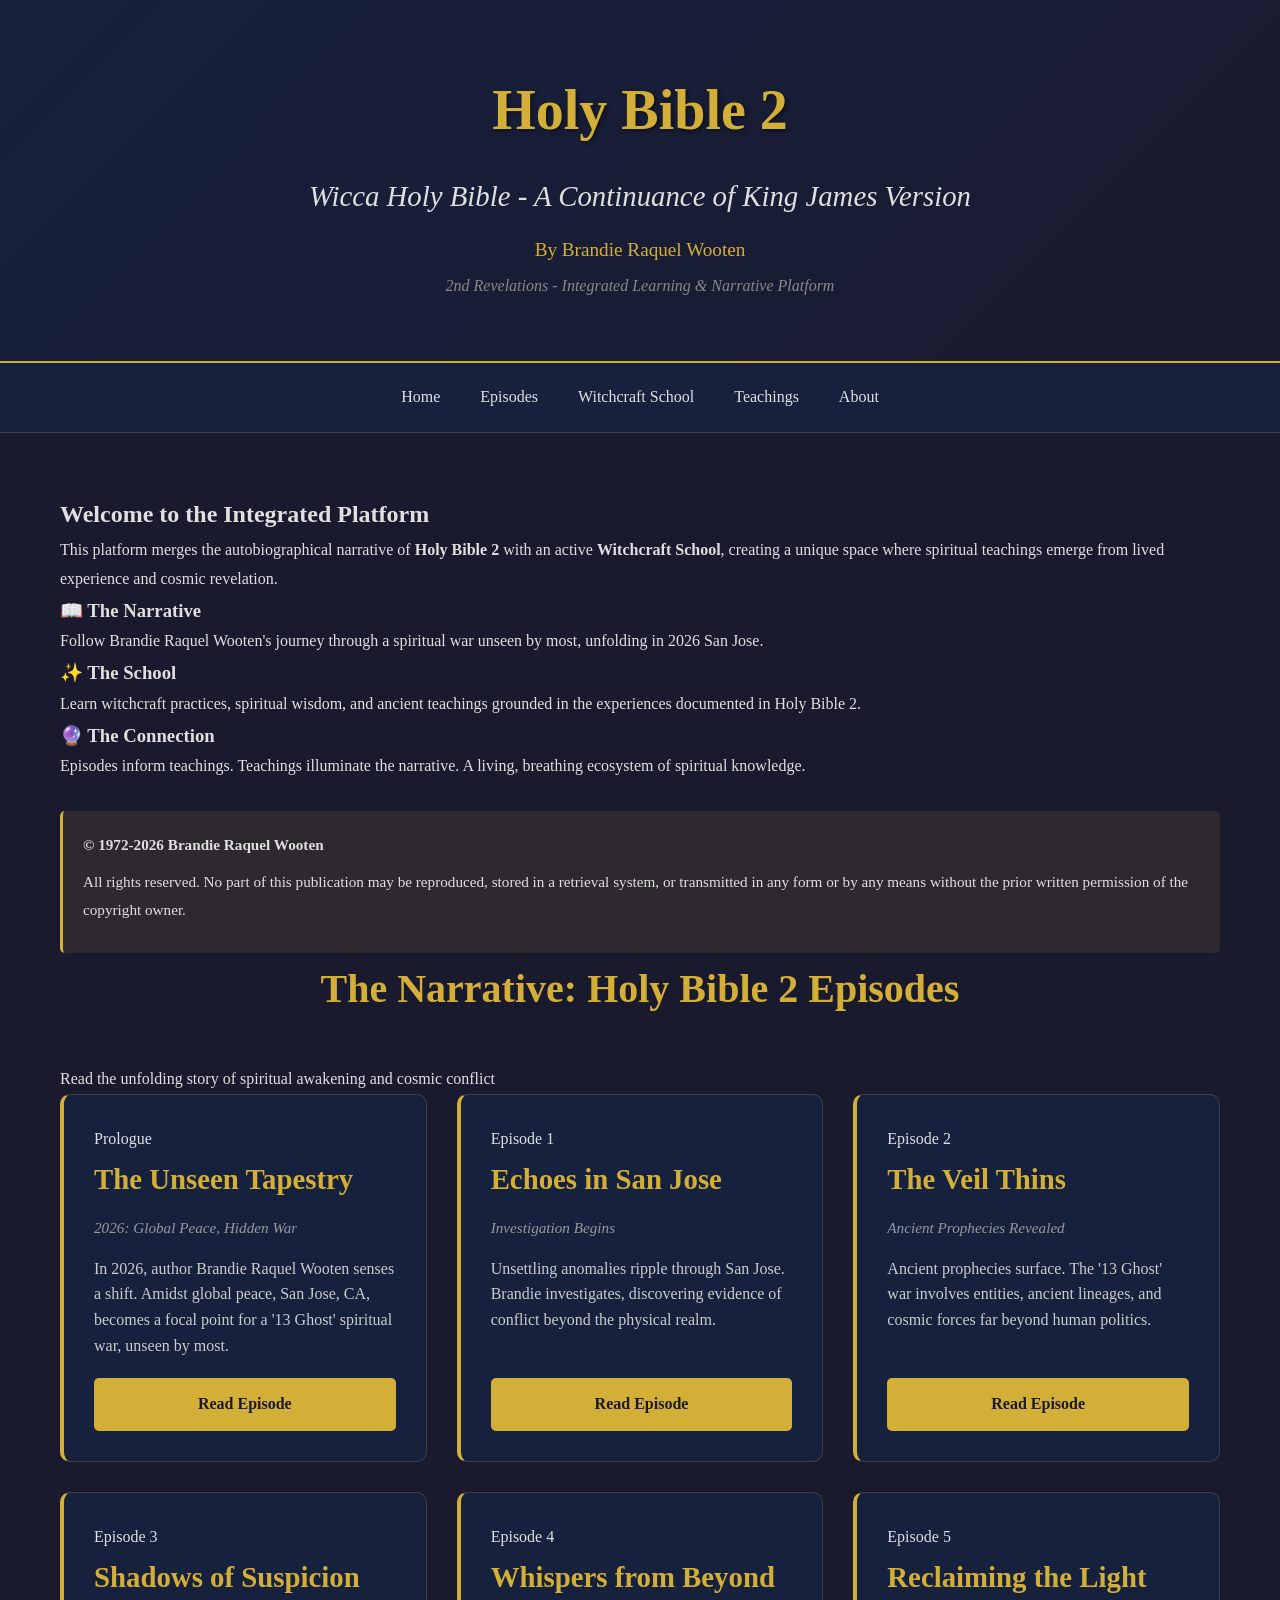
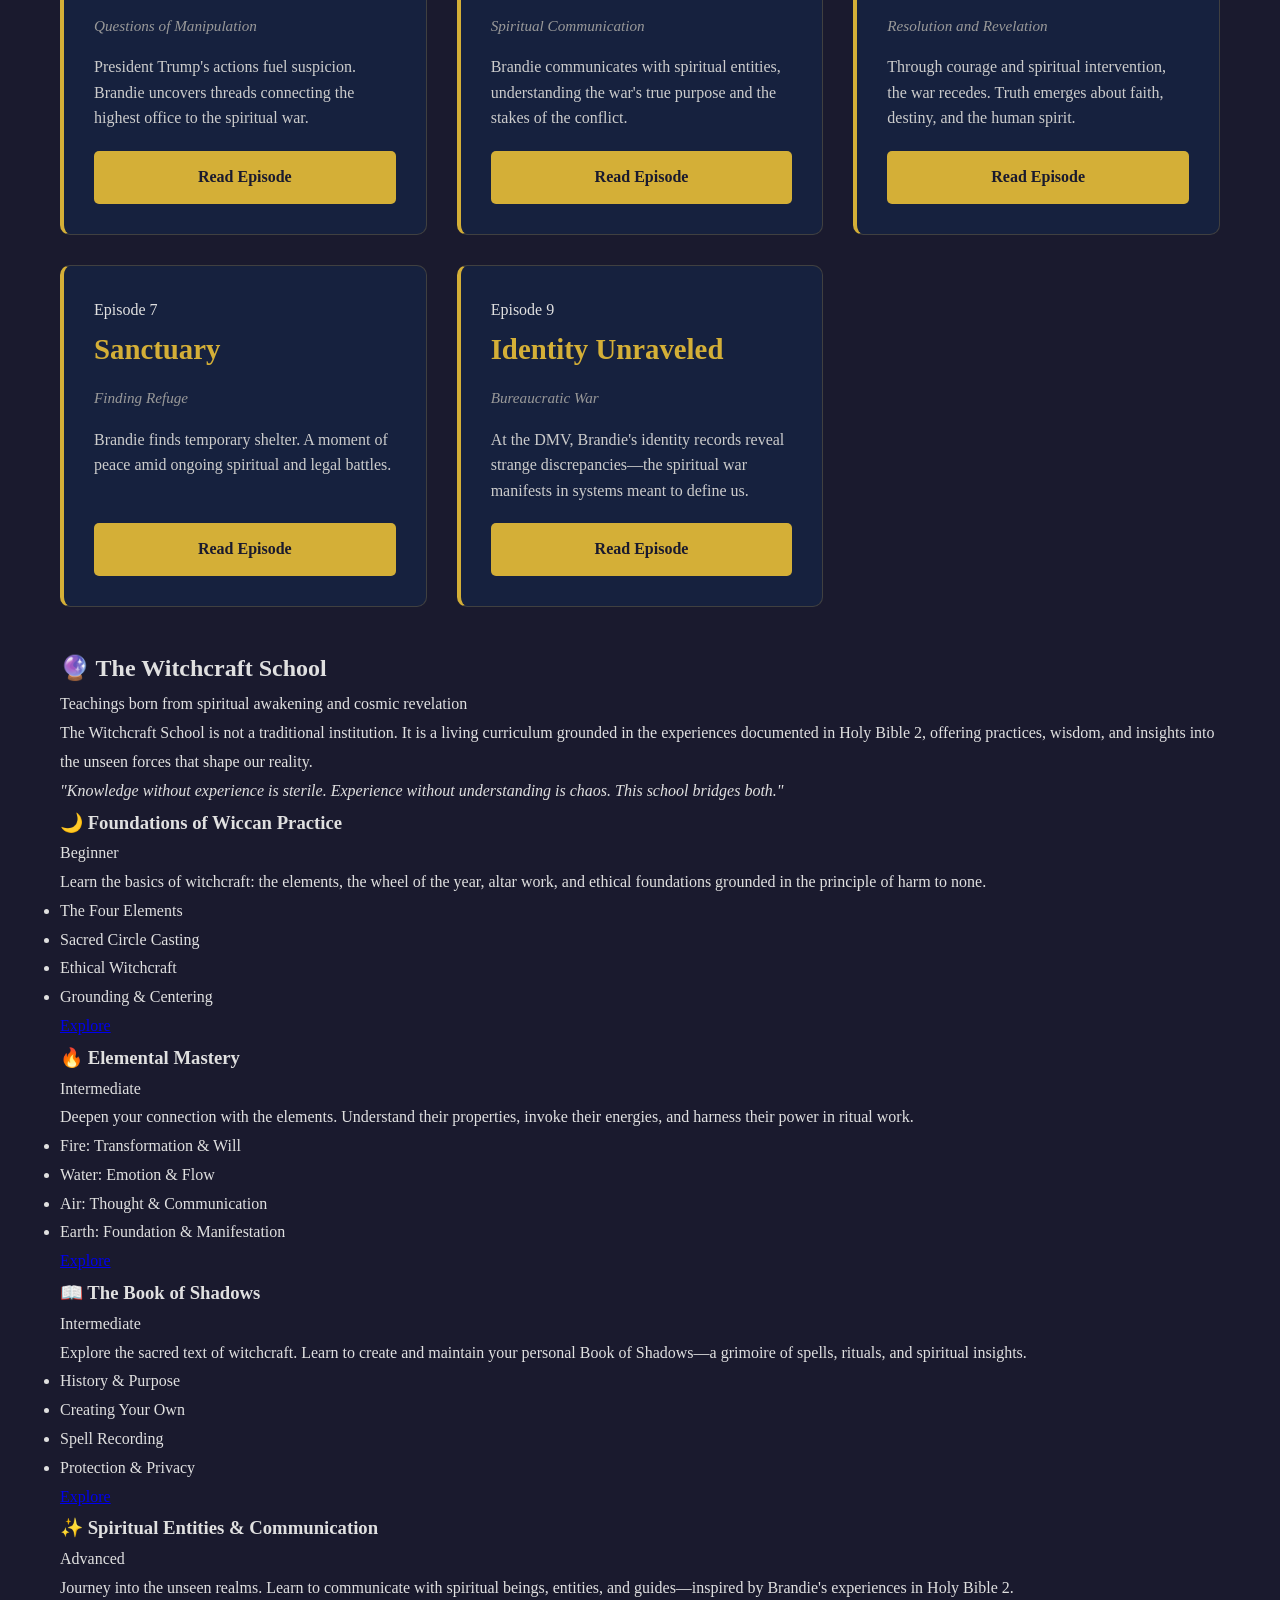
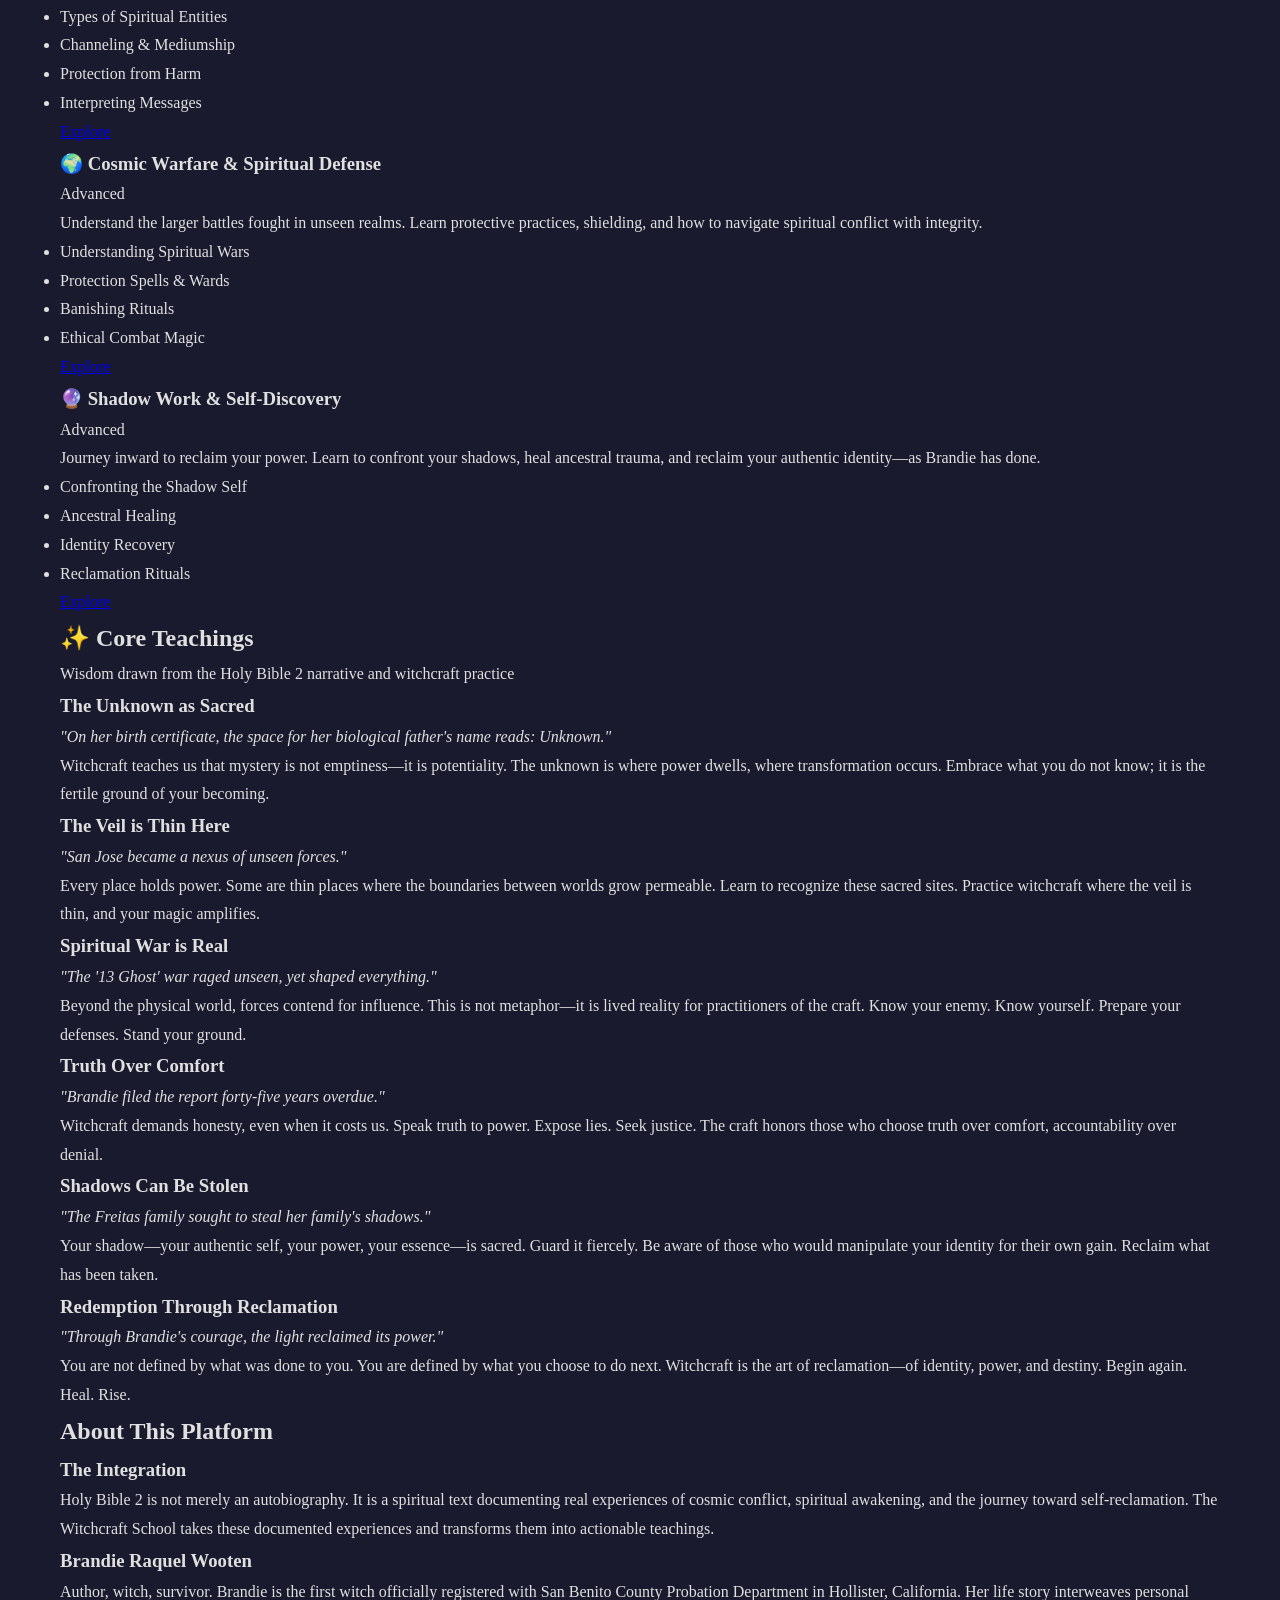
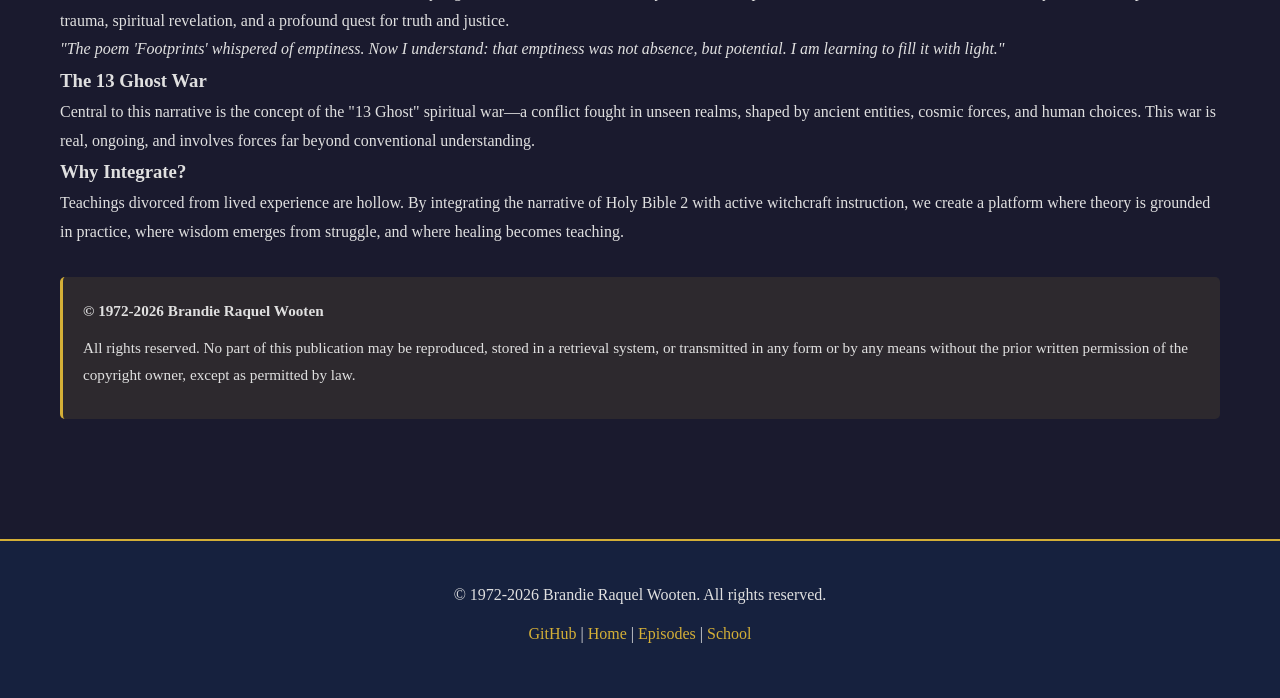
<file: index.html>
<!DOCTYPE html>
<html lang="en">
<head>
    <meta charset="UTF-8">
    <meta name="viewport" content="width=device-width, initial-scale=1.0">
    <title>Holy Bible 2: Wicca Holy Bible - Integrated Platform</title>
    <link rel="stylesheet" href="styles.css">
</head>
<body>
    <header>
        <div class="container">
            <h1>Holy Bible 2</h1>
            <p class="subtitle">Wicca Holy Bible - A Continuance of King James Version</p>
            <p class="author">By Brandie Raquel Wooten</p>
            <p class="tagline">2nd Revelations - Integrated Learning & Narrative Platform</p>
        </div>
    </header>

    <nav class="navbar">
        <div class="container">
            <ul>
                <li><a href="#home" class="nav-link active">Home</a></li>
                <li><a href="#episodes" class="nav-link">Episodes</a></li>
                <li><a href="#school" class="nav-link">Witchcraft School</a></li>
                <li><a href="#teachings" class="nav-link">Teachings</a></li>
                <li><a href="#about" class="nav-link">About</a></li>
            </ul>
        </div>
    </nav>

    <main>
        <div class="container">
            <!-- HOME SECTION -->
            <section id="home" class="intro-section">
                <h2>Welcome to the Integrated Platform</h2>
                <p>This platform merges the autobiographical narrative of <strong>Holy Bible 2</strong> with an active <strong>Witchcraft School</strong>, creating a unique space where spiritual teachings emerge from lived experience and cosmic revelation.</p>
                
                <div class="platform-overview">
                    <div class="overview-card">
                        <h3>📖 The Narrative</h3>
                        <p>Follow Brandie Raquel Wooten's journey through a spiritual war unseen by most, unfolding in 2026 San Jose.</p>
                    </div>
                    <div class="overview-card">
                        <h3>✨ The School</h3>
                        <p>Learn witchcraft practices, spiritual wisdom, and ancient teachings grounded in the experiences documented in Holy Bible 2.</p>
                    </div>
                    <div class="overview-card">
                        <h3>🔮 The Connection</h3>
                        <p>Episodes inform teachings. Teachings illuminate the narrative. A living, breathing ecosystem of spiritual knowledge.</p>
                    </div>
                </div>

                <div class="copyright-notice">
                    <p><strong>© 1972-2026 Brandie Raquel Wooten</strong></p>
                    <p>All rights reserved. No part of this publication may be reproduced, stored in a retrieval system, or transmitted in any form or by any means without the prior written permission of the copyright owner.</p>
                </div>
            </section>

            <!-- EPISODES SECTION -->
            <section id="episodes" class="episodes-section">
                <h2>The Narrative: Holy Bible 2 Episodes</h2>
                <p class="section-desc">Read the unfolding story of spiritual awakening and cosmic conflict</p>
                
                <div class="episodes-grid">
                    <article class="episode-card">
                        <span class="episode-number">Prologue</span>
                        <h3>The Unseen Tapestry</h3>
                        <p class="episode-meta">2026: Global Peace, Hidden War</p>
                        <p class="summary">In 2026, author Brandie Raquel Wooten senses a shift. Amidst global peace, San Jose, CA, becomes a focal point for a '13 Ghost' spiritual war, unseen by most.</p>
                        <a href="episodes/prologue.html" class="read-btn">Read Episode</a>
                    </article>

                    <article class="episode-card">
                        <span class="episode-number">Episode 1</span>
                        <h3>Echoes in San Jose</h3>
                        <p class="episode-meta">Investigation Begins</p>
                        <p class="summary">Unsettling anomalies ripple through San Jose. Brandie investigates, discovering evidence of conflict beyond the physical realm.</p>
                        <a href="episodes/episode-1.html" class="read-btn">Read Episode</a>
                    </article>

                    <article class="episode-card">
                        <span class="episode-number">Episode 2</span>
                        <h3>The Veil Thins</h3>
                        <p class="episode-meta">Ancient Prophecies Revealed</p>
                        <p class="summary">Ancient prophecies surface. The '13 Ghost' war involves entities, ancient lineages, and cosmic forces far beyond human politics.</p>
                        <a href="episodes/episode-2.html" class="read-btn">Read Episode</a>
                    </article>

                    <article class="episode-card">
                        <span class="episode-number">Episode 3</span>
                        <h3>Shadows of Suspicion</h3>
                        <p class="episode-meta">Questions of Manipulation</p>
                        <p class="summary">President Trump's actions fuel suspicion. Brandie uncovers threads connecting the highest office to the spiritual war.</p>
                        <a href="episodes/episode-3.html" class="read-btn">Read Episode</a>
                    </article>

                    <article class="episode-card">
                        <span class="episode-number">Episode 4</span>
                        <h3>Whispers from Beyond</h3>
                        <p class="episode-meta">Spiritual Communication</p>
                        <p class="summary">Brandie communicates with spiritual entities, understanding the war's true purpose and the stakes of the conflict.</p>
                        <a href="episodes/episode-4.html" class="read-btn">Read Episode</a>
                    </article>

                    <article class="episode-card">
                        <span class="episode-number">Episode 5</span>
                        <h3>Reclaiming the Light</h3>
                        <p class="episode-meta">Resolution and Revelation</p>
                        <p class="summary">Through courage and spiritual intervention, the war recedes. Truth emerges about faith, destiny, and the human spirit.</p>
                        <a href="episodes/episode-5.html" class="read-btn">Read Episode</a>
                    </article>

                    <article class="episode-card">
                        <span class="episode-number">Episode 7</span>
                        <h3>Sanctuary</h3>
                        <p class="episode-meta">Finding Refuge</p>
                        <p class="summary">Brandie finds temporary shelter. A moment of peace amid ongoing spiritual and legal battles.</p>
                        <a href="episodes/episode-7.html" class="read-btn">Read Episode</a>
                    </article>

                    <article class="episode-card">
                        <span class="episode-number">Episode 9</span>
                        <h3>Identity Unraveled</h3>
                        <p class="episode-meta">Bureaucratic War</p>
                        <p class="summary">At the DMV, Brandie's identity records reveal strange discrepancies—the spiritual war manifests in systems meant to define us.</p>
                        <a href="episodes/episode-9.html" class="read-btn">Read Episode</a>
                    </article>
                </div>
            </section>

            <!-- WITCHCRAFT SCHOOL SECTION -->
            <section id="school" class="school-section">
                <h2>🔮 The Witchcraft School</h2>
                <p class="section-desc">Teachings born from spiritual awakening and cosmic revelation</p>
                
                <div class="school-intro">
                    <p>The Witchcraft School is not a traditional institution. It is a living curriculum grounded in the experiences documented in Holy Bible 2, offering practices, wisdom, and insights into the unseen forces that shape our reality.</p>
                    <p><em>"Knowledge without experience is sterile. Experience without understanding is chaos. This school bridges both."</em></p>
                </div>

                <div class="courses-grid">
                    <div class="course-card">
                        <h3>🌙 Foundations of Wiccan Practice</h3>
                        <p class="course-level">Beginner</p>
                        <p class="course-desc">Learn the basics of witchcraft: the elements, the wheel of the year, altar work, and ethical foundations grounded in the principle of harm to none.</p>
                        <ul class="course-topics">
                            <li>The Four Elements</li>
                            <li>Sacred Circle Casting</li>
                            <li>Ethical Witchcraft</li>
                            <li>Grounding & Centering</li>
                        </ul>
                        <a href="#" class="enroll-btn">Explore</a>
                    </div>

                    <div class="course-card">
                        <h3>🔥 Elemental Mastery</h3>
                        <p class="course-level">Intermediate</p>
                        <p class="course-desc">Deepen your connection with the elements. Understand their properties, invoke their energies, and harness their power in ritual work.</p>
                        <ul class="course-topics">
                            <li>Fire: Transformation & Will</li>
                            <li>Water: Emotion & Flow</li>
                            <li>Air: Thought & Communication</li>
                            <li>Earth: Foundation & Manifestation</li>
                        </ul>
                        <a href="#" class="enroll-btn">Explore</a>
                    </div>

                    <div class="course-card">
                        <h3>📖 The Book of Shadows</h3>
                        <p class="course-level">Intermediate</p>
                        <p class="course-desc">Explore the sacred text of witchcraft. Learn to create and maintain your personal Book of Shadows—a grimoire of spells, rituals, and spiritual insights.</p>
                        <ul class="course-topics">
                            <li>History & Purpose</li>
                            <li>Creating Your Own</li>
                            <li>Spell Recording</li>
                            <li>Protection & Privacy</li>
                        </ul>
                        <a href="#" class="enroll-btn">Explore</a>
                    </div>

                    <div class="course-card">
                        <h3>✨ Spiritual Entities & Communication</h3>
                        <p class="course-level">Advanced</p>
                        <p class="course-desc">Journey into the unseen realms. Learn to communicate with spiritual beings, entities, and guides—inspired by Brandie's experiences in Holy Bible 2.</p>
                        <ul class="course-topics">
                            <li>Types of Spiritual Entities</li>
                            <li>Channeling & Mediumship</li>
                            <li>Protection from Harm</li>
                            <li>Interpreting Messages</li>
                        </ul>
                        <a href="#" class="enroll-btn">Explore</a>
                    </div>

                    <div class="course-card">
                        <h3>🌍 Cosmic Warfare & Spiritual Defense</h3>
                        <p class="course-level">Advanced</p>
                        <p class="course-desc">Understand the larger battles fought in unseen realms. Learn protective practices, shielding, and how to navigate spiritual conflict with integrity.</p>
                        <ul class="course-topics">
                            <li>Understanding Spiritual Wars</li>
                            <li>Protection Spells & Wards</li>
                            <li>Banishing Rituals</li>
                            <li>Ethical Combat Magic</li>
                        </ul>
                        <a href="#" class="enroll-btn">Explore</a>
                    </div>

                    <div class="course-card">
                        <h3>🔮 Shadow Work & Self-Discovery</h3>
                        <p class="course-level">Advanced</p>
                        <p class="course-desc">Journey inward to reclaim your power. Learn to confront your shadows, heal ancestral trauma, and reclaim your authentic identity—as Brandie has done.</p>
                        <ul class="course-topics">
                            <li>Confronting the Shadow Self</li>
                            <li>Ancestral Healing</li>
                            <li>Identity Recovery</li>
                            <li>Reclamation Rituals</li>
                        </ul>
                        <a href="#" class="enroll-btn">Explore</a>
                    </div>
                </div>
            </section>

            <!-- TEACHINGS SECTION -->
            <section id="teachings" class="teachings-section">
                <h2>✨ Core Teachings</h2>
                <p class="section-desc">Wisdom drawn from the Holy Bible 2 narrative and witchcraft practice</p>

                <div class="teachings-grid">
                    <div class="teaching-card">
                        <h3>The Unknown as Sacred</h3>
                        <p><em>"On her birth certificate, the space for her biological father's name reads: Unknown."</em></p>
                        <p>Witchcraft teaches us that mystery is not emptiness—it is potentiality. The unknown is where power dwells, where transformation occurs. Embrace what you do not know; it is the fertile ground of your becoming.</p>
                    </div>

                    <div class="teaching-card">
                        <h3>The Veil is Thin Here</h3>
                        <p><em>"San Jose became a nexus of unseen forces."</em></p>
                        <p>Every place holds power. Some are thin places where the boundaries between worlds grow permeable. Learn to recognize these sacred sites. Practice witchcraft where the veil is thin, and your magic amplifies.</p>
                    </div>

                    <div class="teaching-card">
                        <h3>Spiritual War is Real</h3>
                        <p><em>"The '13 Ghost' war raged unseen, yet shaped everything."</em></p>
                        <p>Beyond the physical world, forces contend for influence. This is not metaphor—it is lived reality for practitioners of the craft. Know your enemy. Know yourself. Prepare your defenses. Stand your ground.</p>
                    </div>

                    <div class="teaching-card">
                        <h3>Truth Over Comfort</h3>
                        <p><em>"Brandie filed the report forty-five years overdue."</em></p>
                        <p>Witchcraft demands honesty, even when it costs us. Speak truth to power. Expose lies. Seek justice. The craft honors those who choose truth over comfort, accountability over denial.</p>
                    </div>

                    <div class="teaching-card">
                        <h3>Shadows Can Be Stolen</h3>
                        <p><em>"The Freitas family sought to steal her family's shadows."</em></p>
                        <p>Your shadow—your authentic self, your power, your essence—is sacred. Guard it fiercely. Be aware of those who would manipulate your identity for their own gain. Reclaim what has been taken.</p>
                    </div>

                    <div class="teaching-card">
                        <h3>Redemption Through Reclamation</h3>
                        <p><em>"Through Brandie's courage, the light reclaimed its power."</em></p>
                        <p>You are not defined by what was done to you. You are defined by what you choose to do next. Witchcraft is the art of reclamation—of identity, power, and destiny. Begin again. Heal. Rise.</p>
                    </div>
                </div>
            </section>

            <!-- ABOUT SECTION -->
            <section id="about" class="about-section">
                <h2>About This Platform</h2>
                
                <div class="about-content">
                    <h3>The Integration</h3>
                    <p>Holy Bible 2 is not merely an autobiography. It is a spiritual text documenting real experiences of cosmic conflict, spiritual awakening, and the journey toward self-reclamation. The Witchcraft School takes these documented experiences and transforms them into actionable teachings.</p>

                    <h3>Brandie Raquel Wooten</h3>
                    <p>Author, witch, survivor. Brandie is the first witch officially registered with San Benito County Probation Department in Hollister, California. Her life story interweaves personal trauma, spiritual revelation, and a profound quest for truth and justice.</p>

                    <p><em>"The poem 'Footprints' whispered of emptiness. Now I understand: that emptiness was not absence, but potential. I am learning to fill it with light."</em></p>

                    <h3>The 13 Ghost War</h3>
                    <p>Central to this narrative is the concept of the "13 Ghost" spiritual war—a conflict fought in unseen realms, shaped by ancient entities, cosmic forces, and human choices. This war is real, ongoing, and involves forces far beyond conventional understanding.</p>

                    <h3>Why Integrate?</h3>
                    <p>Teachings divorced from lived experience are hollow. By integrating the narrative of Holy Bible 2 with active witchcraft instruction, we create a platform where theory is grounded in practice, where wisdom emerges from struggle, and where healing becomes teaching.</p>

                    <div class="copyright-notice">
                        <p><strong>© 1972-2026 Brandie Raquel Wooten</strong></p>
                        <p>All rights reserved. No part of this publication may be reproduced, stored in a retrieval system, or transmitted in any form or by any means without the prior written permission of the copyright owner, except as permitted by law.</p>
                    </div>
                </div>
            </section>
        </div>
    </main>

    <footer>
        <div class="container">
            <p>&copy; 1972-2026 Brandie Raquel Wooten. All rights reserved.</p>
            <p><a href="https://github.com/whateverbrandnamebrandie" target="_blank">GitHub</a> | 
            <a href="#home">Home</a> | 
            <a href="#episodes">Episodes</a> | 
            <a href="#school">School</a></p>
        </div>
    </footer>

    <script src="script.js"></script>
</body>
</html>
</file>
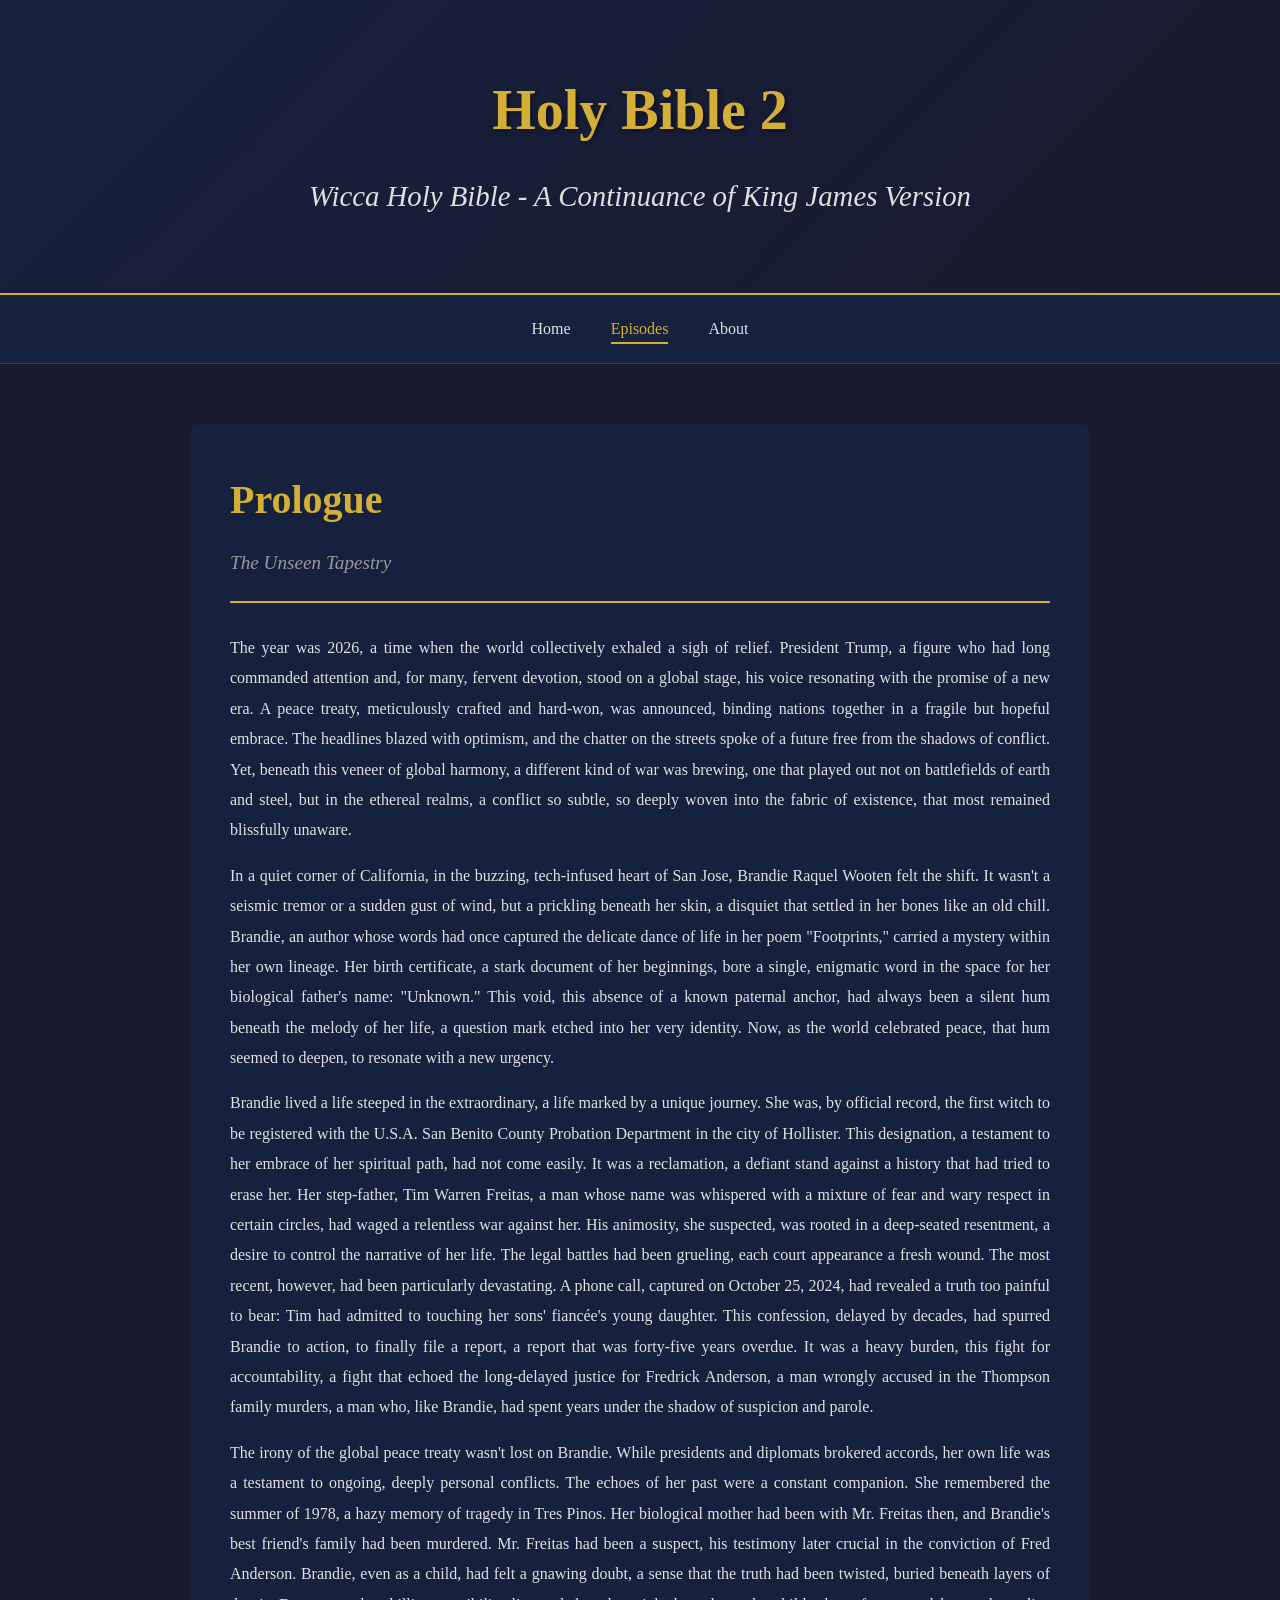
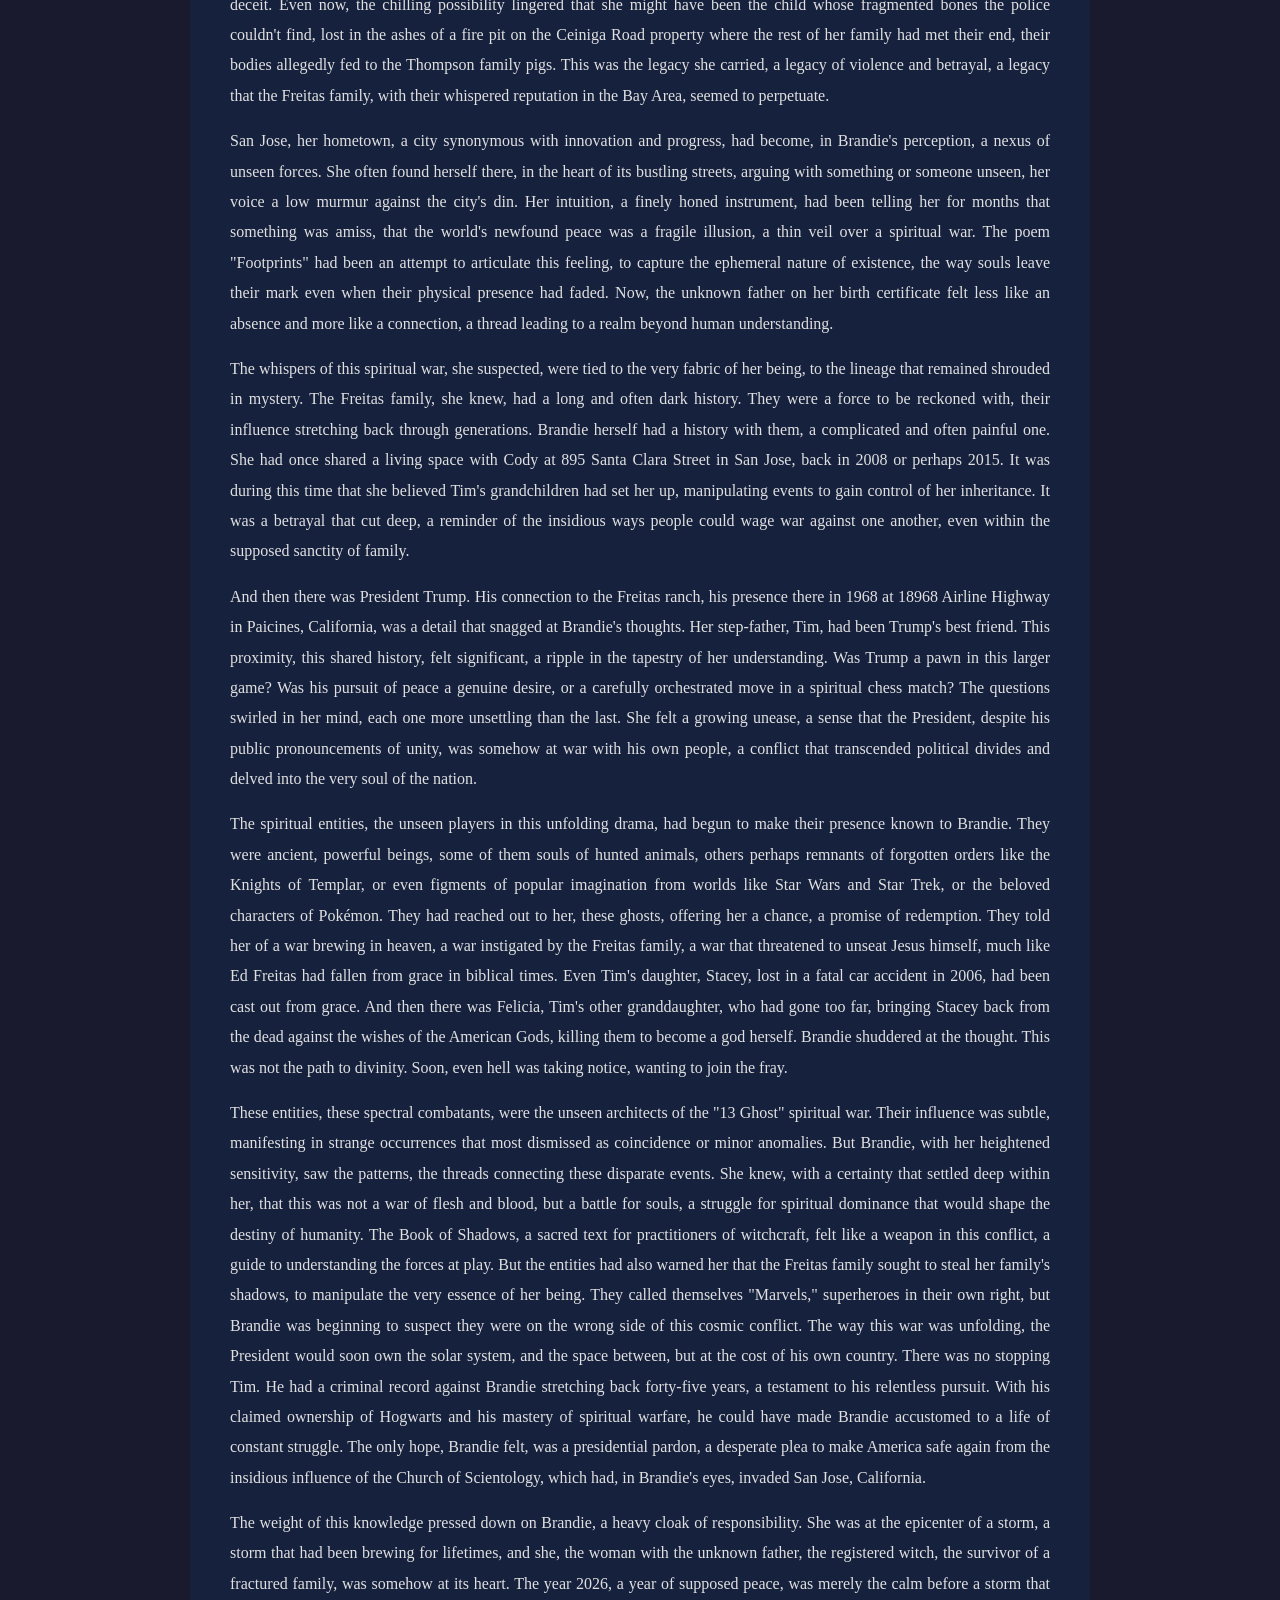
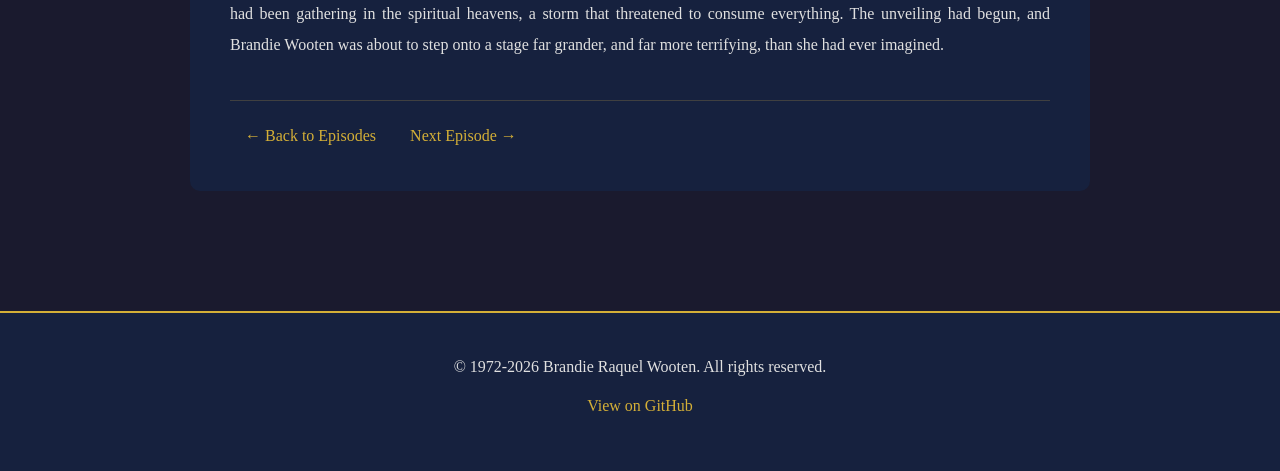
<file: episodes/prologue.html>
<!DOCTYPE html>
<html lang="en">
<head>
    <meta charset="UTF-8">
    <meta name="viewport" content="width=device-width, initial-scale=1.0">
    <title>Prologue - The Unseen Tapestry | Holy Bible 2</title>
    <link rel="stylesheet" href="../styles.css">
</head>
<body>
    <header>
        <div class="container">
            <h1>Holy Bible 2</h1>
            <p class="subtitle">Wicca Holy Bible - A Continuance of King James Version</p>
        </div>
    </header>

    <nav class="navbar">
        <div class="container">
            <ul>
                <li><a href="../index.html">Home</a></li>
                <li><a href="../index.html#episodes" class="active">Episodes</a></li>
                <li><a href="../index.html#about">About</a></li>
            </ul>
        </div>
    </nav>

    <main>
        <div class="episode-container">
            <div class="episode-header">
                <h1>Prologue</h1>
                <p class="episode-title">The Unseen Tapestry</p>
            </div>

            <div class="episode-content">
                <p>The year was 2026, a time when the world collectively exhaled a sigh of relief. President Trump, a figure who had long commanded attention and, for many, fervent devotion, stood on a global stage, his voice resonating with the promise of a new era. A peace treaty, meticulously crafted and hard-won, was announced, binding nations together in a fragile but hopeful embrace. The headlines blazed with optimism, and the chatter on the streets spoke of a future free from the shadows of conflict. Yet, beneath this veneer of global harmony, a different kind of war was brewing, one that played out not on battlefields of earth and steel, but in the ethereal realms, a conflict so subtle, so deeply woven into the fabric of existence, that most remained blissfully unaware.</p>

                <p>In a quiet corner of California, in the buzzing, tech-infused heart of San Jose, Brandie Raquel Wooten felt the shift. It wasn't a seismic tremor or a sudden gust of wind, but a prickling beneath her skin, a disquiet that settled in her bones like an old chill. Brandie, an author whose words had once captured the delicate dance of life in her poem "Footprints," carried a mystery within her own lineage. Her birth certificate, a stark document of her beginnings, bore a single, enigmatic word in the space for her biological father's name: "Unknown." This void, this absence of a known paternal anchor, had always been a silent hum beneath the melody of her life, a question mark etched into her very identity. Now, as the world celebrated peace, that hum seemed to deepen, to resonate with a new urgency.</p>

                <p>Brandie lived a life steeped in the extraordinary, a life marked by a unique journey. She was, by official record, the first witch to be registered with the U.S.A. San Benito County Probation Department in the city of Hollister. This designation, a testament to her embrace of her spiritual path, had not come easily. It was a reclamation, a defiant stand against a history that had tried to erase her. Her step-father, Tim Warren Freitas, a man whose name was whispered with a mixture of fear and wary respect in certain circles, had waged a relentless war against her. His animosity, she suspected, was rooted in a deep-seated resentment, a desire to control the narrative of her life. The legal battles had been grueling, each court appearance a fresh wound. The most recent, however, had been particularly devastating. A phone call, captured on October 25, 2024, had revealed a truth too painful to bear: Tim had admitted to touching her sons' fiancée's young daughter. This confession, delayed by decades, had spurred Brandie to action, to finally file a report, a report that was forty-five years overdue. It was a heavy burden, this fight for accountability, a fight that echoed the long-delayed justice for Fredrick Anderson, a man wrongly accused in the Thompson family murders, a man who, like Brandie, had spent years under the shadow of suspicion and parole.</p>

                <p>The irony of the global peace treaty wasn't lost on Brandie. While presidents and diplomats brokered accords, her own life was a testament to ongoing, deeply personal conflicts. The echoes of her past were a constant companion. She remembered the summer of 1978, a hazy memory of tragedy in Tres Pinos. Her biological mother had been with Mr. Freitas then, and Brandie's best friend's family had been murdered. Mr. Freitas had been a suspect, his testimony later crucial in the conviction of Fred Anderson. Brandie, even as a child, had felt a gnawing doubt, a sense that the truth had been twisted, buried beneath layers of deceit. Even now, the chilling possibility lingered that she might have been the child whose fragmented bones the police couldn't find, lost in the ashes of a fire pit on the Ceiniga Road property where the rest of her family had met their end, their bodies allegedly fed to the Thompson family pigs. This was the legacy she carried, a legacy of violence and betrayal, a legacy that the Freitas family, with their whispered reputation in the Bay Area, seemed to perpetuate.</p>

                <p>San Jose, her hometown, a city synonymous with innovation and progress, had become, in Brandie's perception, a nexus of unseen forces. She often found herself there, in the heart of its bustling streets, arguing with something or someone unseen, her voice a low murmur against the city's din. Her intuition, a finely honed instrument, had been telling her for months that something was amiss, that the world's newfound peace was a fragile illusion, a thin veil over a spiritual war. The poem "Footprints" had been an attempt to articulate this feeling, to capture the ephemeral nature of existence, the way souls leave their mark even when their physical presence had faded. Now, the unknown father on her birth certificate felt less like an absence and more like a connection, a thread leading to a realm beyond human understanding.</p>

                <p>The whispers of this spiritual war, she suspected, were tied to the very fabric of her being, to the lineage that remained shrouded in mystery. The Freitas family, she knew, had a long and often dark history. They were a force to be reckoned with, their influence stretching back through generations. Brandie herself had a history with them, a complicated and often painful one. She had once shared a living space with Cody at 895 Santa Clara Street in San Jose, back in 2008 or perhaps 2015. It was during this time that she believed Tim's grandchildren had set her up, manipulating events to gain control of her inheritance. It was a betrayal that cut deep, a reminder of the insidious ways people could wage war against one another, even within the supposed sanctity of family.</p>

                <p>And then there was President Trump. His connection to the Freitas ranch, his presence there in 1968 at 18968 Airline Highway in Paicines, California, was a detail that snagged at Brandie's thoughts. Her step-father, Tim, had been Trump's best friend. This proximity, this shared history, felt significant, a ripple in the tapestry of her understanding. Was Trump a pawn in this larger game? Was his pursuit of peace a genuine desire, or a carefully orchestrated move in a spiritual chess match? The questions swirled in her mind, each one more unsettling than the last. She felt a growing unease, a sense that the President, despite his public pronouncements of unity, was somehow at war with his own people, a conflict that transcended political divides and delved into the very soul of the nation.</p>

                <p>The spiritual entities, the unseen players in this unfolding drama, had begun to make their presence known to Brandie. They were ancient, powerful beings, some of them souls of hunted animals, others perhaps remnants of forgotten orders like the Knights of Templar, or even figments of popular imagination from worlds like Star Wars and Star Trek, or the beloved characters of Pokémon. They had reached out to her, these ghosts, offering her a chance, a promise of redemption. They told her of a war brewing in heaven, a war instigated by the Freitas family, a war that threatened to unseat Jesus himself, much like Ed Freitas had fallen from grace in biblical times. Even Tim's daughter, Stacey, lost in a fatal car accident in 2006, had been cast out from grace. And then there was Felicia, Tim's other granddaughter, who had gone too far, bringing Stacey back from the dead against the wishes of the American Gods, killing them to become a god herself. Brandie shuddered at the thought. This was not the path to divinity. Soon, even hell was taking notice, wanting to join the fray.</p>

                <p>These entities, these spectral combatants, were the unseen architects of the "13 Ghost" spiritual war. Their influence was subtle, manifesting in strange occurrences that most dismissed as coincidence or minor anomalies. But Brandie, with her heightened sensitivity, saw the patterns, the threads connecting these disparate events. She knew, with a certainty that settled deep within her, that this was not a war of flesh and blood, but a battle for souls, a struggle for spiritual dominance that would shape the destiny of humanity. The Book of Shadows, a sacred text for practitioners of witchcraft, felt like a weapon in this conflict, a guide to understanding the forces at play. But the entities had also warned her that the Freitas family sought to steal her family's shadows, to manipulate the very essence of her being. They called themselves "Marvels," superheroes in their own right, but Brandie was beginning to suspect they were on the wrong side of this cosmic conflict. The way this war was unfolding, the President would soon own the solar system, and the space between, but at the cost of his own country. There was no stopping Tim. He had a criminal record against Brandie stretching back forty-five years, a testament to his relentless pursuit. With his claimed ownership of Hogwarts and his mastery of spiritual warfare, he could have made Brandie accustomed to a life of constant struggle. The only hope, Brandie felt, was a presidential pardon, a desperate plea to make America safe again from the insidious influence of the Church of Scientology, which had, in Brandie's eyes, invaded San Jose, California.</p>

                <p>The weight of this knowledge pressed down on Brandie, a heavy cloak of responsibility. She was at the epicenter of a storm, a storm that had been brewing for lifetimes, and she, the woman with the unknown father, the registered witch, the survivor of a fractured family, was somehow at its heart. The year 2026, a year of supposed peace, was merely the calm before a storm that had been gathering in the spiritual heavens, a storm that threatened to consume everything. The unveiling had begun, and Brandie Wooten was about to step onto a stage far grander, and far more terrifying, than she had ever imagined.</p>

                <div class="episode-footer">
                    <div class="nav-links">
                        <a href="../index.html#episodes">← Back to Episodes</a>
                        <a href="episode-1.html">Next Episode →</a>
                    </div>
                </div>
            </div>
        </div>
    </main>

    <footer>
        <div class="container">
            <p>&copy; 1972-2026 Brandie Raquel Wooten. All rights reserved.</p>
            <p><a href="https://github.com/whateverbrandnamebrandie/Holy-Bible-2-Wicca-Holy-Bible-a-continuance-of-king-James-version-2nd-Revelations" target="_blank">View on GitHub</a></p>
        </div>
    </footer>
</body>
</html>
</file>
<file: styles.css>
:root {
    --primary-color: #1a1a2e;
    --secondary-color: #16213e;
    --accent-color: #d4af37;
    --text-light: #e0e0e0;
    --text-dark: #1a1a2e;
    --border-color: #404040;
}

* {
    margin: 0;
    padding: 0;
    box-sizing: border-box;
}

html {
    scroll-behavior: smooth;
}

body {
    font-family: 'Georgia', 'Times New Roman', serif;
    background-color: var(--primary-color);
    color: var(--text-light);
    line-height: 1.8;
}

.container {
    max-width: 1200px;
    margin: 0 auto;
    padding: 0 20px;
}

/* Header */
header {
    background: linear-gradient(135deg, var(--secondary-color) 0%, var(--primary-color) 100%);
    border-bottom: 2px solid var(--accent-color);
    padding: 60px 20px;
    text-align: center;
}

header h1 {
    font-size: 3.5em;
    color: var(--accent-color);
    margin-bottom: 10px;
    text-shadow: 2px 2px 4px rgba(0,0,0,0.5);
}

.subtitle {
    font-size: 1.8em;
    color: var(--text-light);
    margin-bottom: 10px;
    font-style: italic;
}

.author {
    font-size: 1.2em;
    color: var(--accent-color);
    margin-bottom: 5px;
}

.tagline {
    font-size: 1em;
    color: #888;
    font-style: italic;
}

/* Navigation */
.navbar {
    background-color: var(--secondary-color);
    position: sticky;
    top: 0;
    z-index: 100;
    border-bottom: 1px solid var(--border-color);
    padding: 0;
}

.navbar ul {
    list-style: none;
    display: flex;
    justify-content: center;
    gap: 40px;
    padding: 20px 0;
}

.navbar a {
    color: var(--text-light);
    text-decoration: none;
    font-weight: 500;
    transition: color 0.3s ease;
    border-bottom: 2px solid transparent;
    padding-bottom: 5px;
}

.navbar a:hover,
.navbar a.active {
    color: var(--accent-color);
    border-bottom-color: var(--accent-color);
}

/* Main Content */
main {
    padding: 60px 20px;
    min-height: calc(100vh - 400px);
}

/* Intro Section */
.intro {
    background-color: var(--secondary-color);
    padding: 40px;
    border-radius: 10px;
    margin-bottom: 60px;
    border-left: 4px solid var(--accent-color);
}

.intro h2 {
    color: var(--accent-color);
    margin-bottom: 20px;
    font-size: 2em;
}

.intro p {
    margin-bottom: 15px;
    line-height: 1.8;
}

.copyright-notice {
    margin-top: 30px;
    padding: 20px;
    background-color: rgba(212, 175, 55, 0.1);
    border-left: 3px solid var(--accent-color);
    border-radius: 5px;
}

.copyright-notice p {
    font-size: 0.95em;
    margin-bottom: 10px;
}

/* Episodes Section */
#episodes h2 {
    color: var(--accent-color);
    font-size: 2.5em;
    margin-bottom: 40px;
    text-align: center;
}

.episodes-grid {
    display: grid;
    grid-template-columns: repeat(auto-fit, minmax(300px, 1fr));
    gap: 30px;
    margin-bottom: 40px;
}

.episode-card {
    background-color: var(--secondary-color);
    border: 1px solid var(--border-color);
    border-radius: 10px;
    padding: 30px;
    transition: all 0.3s ease;
    display: flex;
    flex-direction: column;
    border-left: 4px solid var(--accent-color);
}

.episode-card:hover {
    border-color: var(--accent-color);
    box-shadow: 0 10px 30px rgba(212, 175, 55, 0.2);
    transform: translateY(-5px);
}

.episode-card h3 {
    color: var(--accent-color);
    font-size: 1.8em;
    margin-bottom: 8px;
}

.episode-meta {
    color: #999;
    font-style: italic;
    font-size: 0.95em;
    margin-bottom: 15px;
}

.summary {
    flex-grow: 1;
    margin-bottom: 20px;
    line-height: 1.6;
    color: #ccc;
}

.read-btn {
    display: inline-block;
    background-color: var(--accent-color);
    color: var(--text-dark);
    padding: 12px 30px;
    border-radius: 5px;
    text-decoration: none;
    font-weight: bold;
    transition: all 0.3s ease;
    text-align: center;
}

.read-btn:hover {
    background-color: #e5c158;
    transform: scale(1.05);
}

/* Footer */
footer {
    background-color: var(--secondary-color);
    border-top: 2px solid var(--accent-color);
    padding: 40px 20px;
    text-align: center;
    margin-top: 60px;
}

footer p {
    margin-bottom: 10px;
}

footer a {
    color: var(--accent-color);
    text-decoration: none;
}

footer a:hover {
    text-decoration: underline;
}

/* Episode Page Styles */
.episode-container {
    background-color: var(--secondary-color);
    padding: 40px;
    border-radius: 10px;
    max-width: 900px;
    margin: 0 auto;
}

.episode-header {
    margin-bottom: 30px;
    border-bottom: 2px solid var(--accent-color);
    padding-bottom: 20px;
}

.episode-header h1 {
    color: var(--accent-color);
    font-size: 2.5em;
    margin-bottom: 10px;
}

.episode-title {
    color: #999;
    font-style: italic;
    font-size: 1.2em;
}

.episode-content {
    line-height: 1.9;
    color: var(--text-light);
}

.episode-content h2 {
    color: var(--accent-color);
    margin-top: 30px;
    margin-bottom: 15px;
    font-size: 1.8em;
}

.episode-content h3 {
    color: #d4af37;
    margin-top: 20px;
    margin-bottom: 10px;
    font-size: 1.3em;
}

.episode-content p {
    margin-bottom: 15px;
    text-align: justify;
}

.episode-footer {
    margin-top: 40px;
    padding-top: 20px;
    border-top: 1px solid var(--border-color);
    display: flex;
    justify-content: space-between;
    align-items: center;
}

.nav-links a {
    color: var(--accent-color);
    text-decoration: none;
    margin: 0 15px;
    transition: color 0.3s ease;
}

.nav-links a:hover {
    color: #e5c158;
}

/* Responsive */
@media (max-width: 768px) {
    header h1 {
        font-size: 2.5em;
    }

    .subtitle {
        font-size: 1.3em;
    }

    .navbar ul {
        gap: 20px;
        flex-wrap: wrap;
    }

    .episodes-grid {
        grid-template-columns: 1fr;
    }

    .episode-container {
        padding: 20px;
    }

    .episode-header h1 {
        font-size: 2em;
    }

    .episode-footer {
        flex-direction: column;
        gap: 15px;
        text-align: center;
    }
}
</file>
